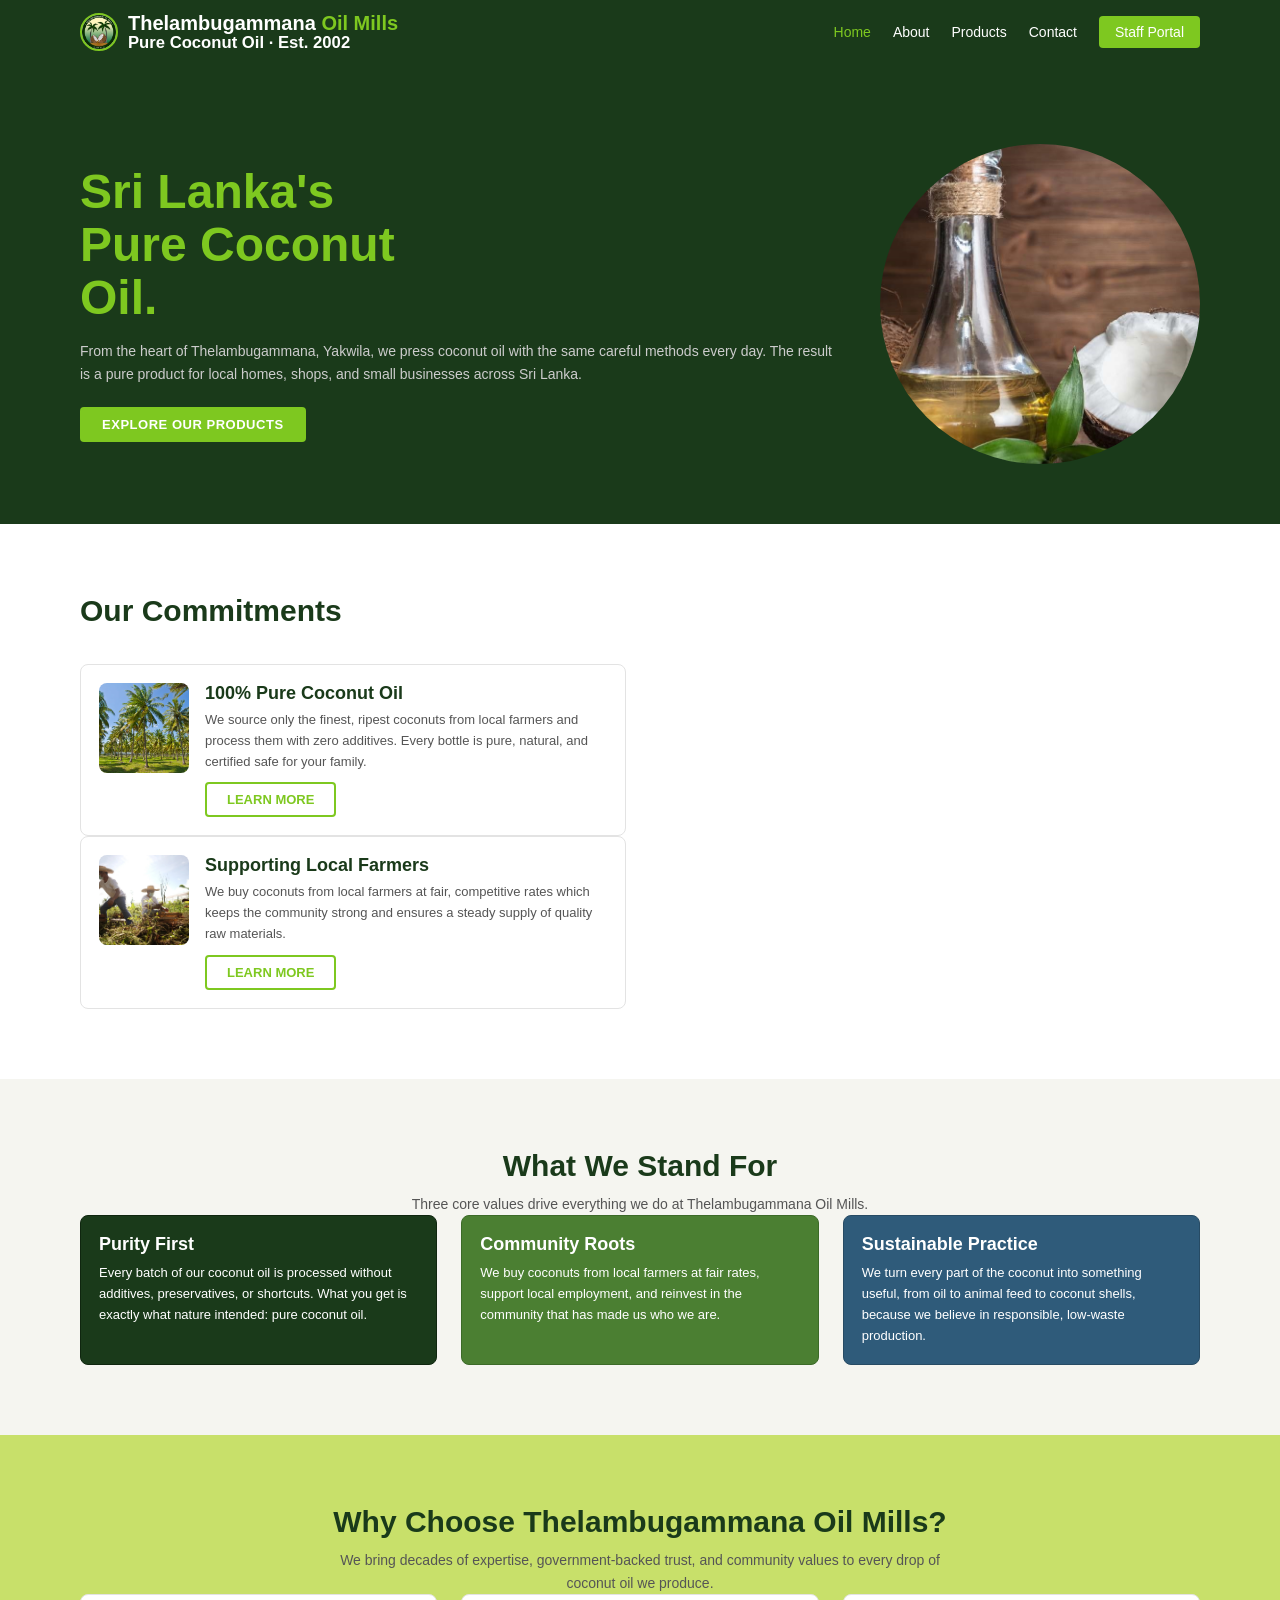
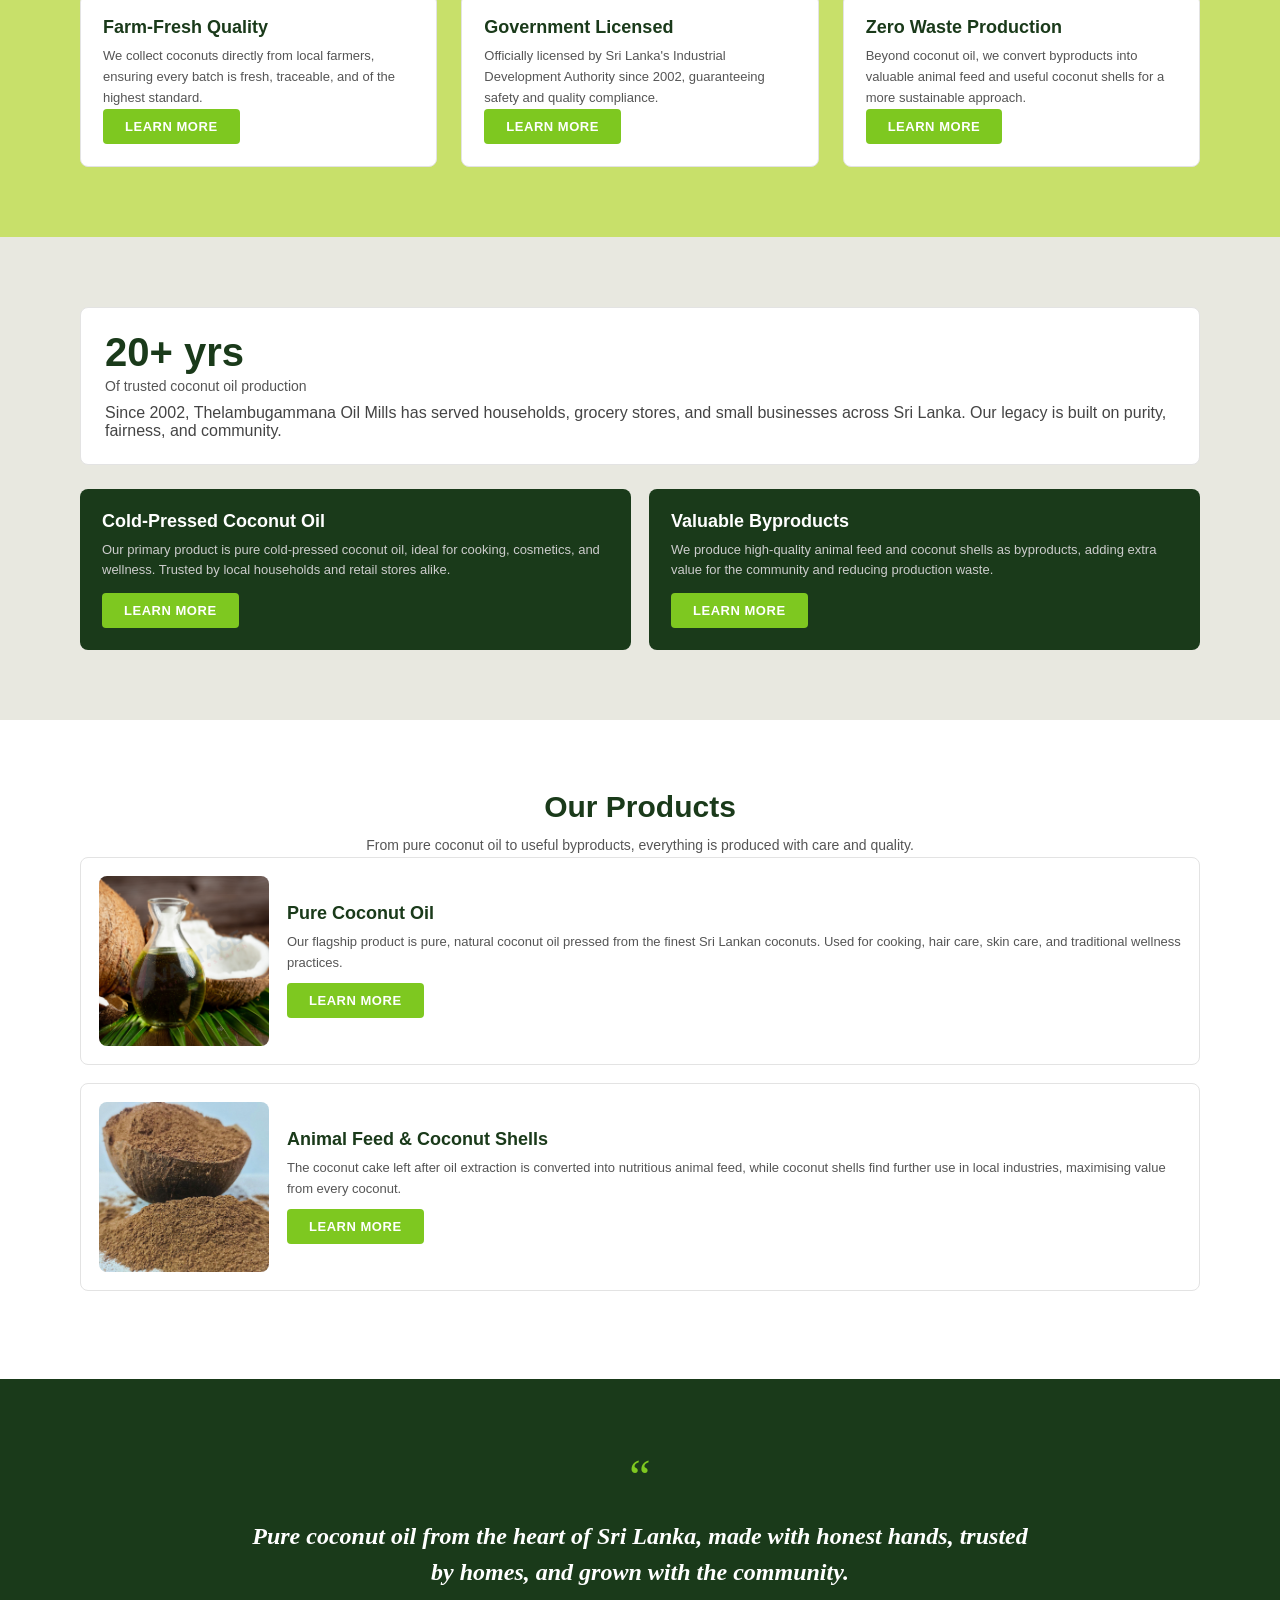
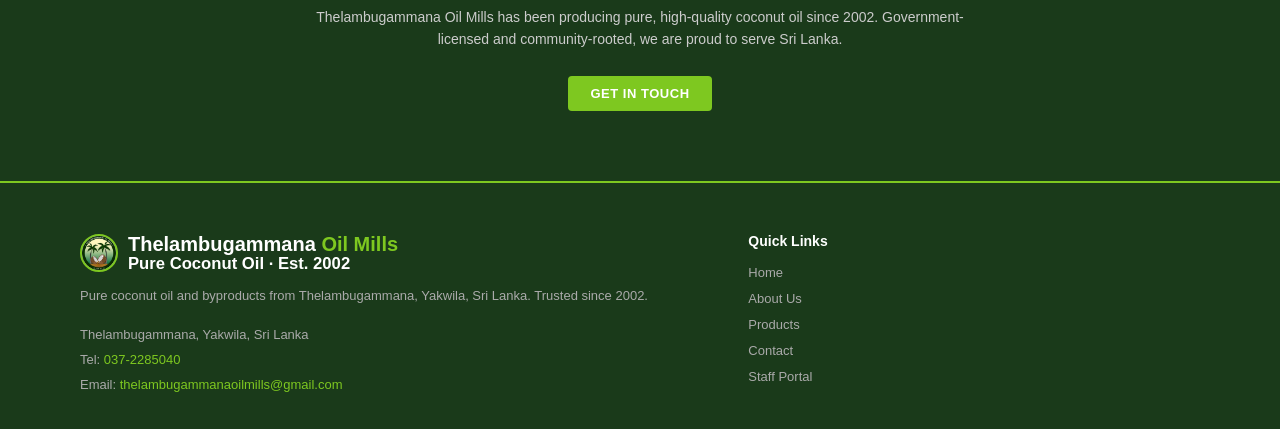
<file: index.html>
<!doctype html>
<html lang="en">
  <head>
    <meta charset="UTF-8" />
    <meta name="viewport" content="width=device-width, initial-scale=1.0" />
    <title>Thelambugammana Oil Mills</title>
    <link rel="icon" type="image/jpeg" href="images/logo.jpg" />
    <link rel="stylesheet" href="styles.css" />
  </head>
  <body>
    <nav class="top-bar">
      <div class="container top-bar-inner">
        <a href="index.html" class="logo-link">
          <img
            src="images/logo.jpg"
            alt="Thelambugammana Oil Mills logo"
            class="logo-img"
          />
          <div class="logo-text">
            <div class="logo-title">Thelambugammana <span>Oil Mills</span></div>
            <small>Pure Coconut Oil · Est. 2002</small>
          </div>
        </a>
        <ul class="menu-links">
          <li><a href="index.html" class="active">Home</a></li>
          <li><a href="about.html">About</a></li>
          <li><a href="products.html">Products</a></li>
          <li><a href="contact.html">Contact</a></li>
          <li>
            <a href="login.php" class="portal-button">Staff Portal</a>
          </li>
        </ul>
      </div>
    </nav>

    <section class="hero-section">
      <div class="container hero-row">
        <div class="hero-copy">
          <h1>Sri Lanka's<br />Pure Coconut<br />Oil.</h1>
          <p>
            From the heart of Thelambugammana, Yakwila, we press coconut oil
            with the same careful methods every day. The result is a pure
            product for local homes, shops, and small businesses across Sri
            Lanka.
          </p>
          <a href="products.html" class="button">Explore Our Products</a>
        </div>
        <div class="hero-photo">
          <img src="images/coconut oil bottle.jpg" alt="Coconut oil bottle" />
        </div>
      </div>
    </section>

    <section class="section">
      <div class="container">
        <h2 class="section-title" style="margin-bottom: 36px">
          Our Commitments
        </h2>
        <div class="two-grid">
          <div>
            <div class="info-card">
              <img
                src="images/coconut plantation.jpg"
                alt="Coconut plantation in Sri Lanka"
              />
              <div>
                <h3>100% Pure Coconut Oil</h3>
                <p>
                  We source only the finest, ripest coconuts from local farmers
                  and process them with zero additives. Every bottle is pure,
                  natural, and certified safe for your family.
                </p>
                <a href="products.html" class="button-outline">Learn More</a>
              </div>
            </div>
            <div class="info-card">
              <img
                src="images/local farm.jpg"
                alt="Local coconut farmers at work"
              />
              <div>
                <h3>Supporting Local Farmers</h3>
                <p>
                  We buy coconuts from local farmers at fair, competitive rates
                  which keeps the community strong and ensures a steady supply
                  of quality raw materials.
                </p>
                <a href="about.html" class="button-outline">Learn More</a>
              </div>
            </div>
          </div>
        </div>
      </div>
    </section>

    <!-- values. -->
    <section class="section-light">
      <div class="container">
        <div class="center">
          <h2 class="section-title">What We Stand For</h2>
          <p class="section-subtitle">
            Three core values drive everything we do at Thelambugammana Oil
            Mills.
          </p>
        </div>
        <div class="three-grid">
          <div class="value-card purity">
            <h3>Purity First</h3>
            <p>
              Every batch of our coconut oil is processed without additives,
              preservatives, or shortcuts. What you get is exactly what nature
              intended: pure coconut oil.
            </p>
          </div>
          <div class="value-card community">
            <h3>Community Roots</h3>
            <p>
              We buy coconuts from local farmers at fair rates, support local
              employment, and reinvest in the community that has made us who we
              are.
            </p>
          </div>
          <div class="value-card sustain">
            <h3>Sustainable Practice</h3>
            <p>
              We turn every part of the coconut into something useful, from oil
              to animal feed to coconut shells, because we believe in
              responsible, low-waste production.
            </p>
          </div>
        </div>
      </div>
    </section>

    <!-- why choose us section -->
    <section class="section-lime">
      <div class="container">
        <div class="center">
          <h2 class="section-title">Why Choose Thelambugammana Oil Mills?</h2>
          <p class="section-subtitle">
            We bring decades of expertise, government-backed trust, and
            community values to every drop of coconut oil we produce.
          </p>
        </div>
        <div class="three-grid">
          <div class="feature-card">
            <h3>Farm-Fresh Quality</h3>
            <p>
              We collect coconuts directly from local farmers, ensuring every
              batch is fresh, traceable, and of the highest standard.
            </p>
            <a href="about.html" class="button">Learn More</a>
          </div>
          <div class="feature-card">
            <h3>Government Licensed</h3>
            <p>
              Officially licensed by Sri Lanka's Industrial Development
              Authority since 2002, guaranteeing safety and quality compliance.
            </p>
            <a href="about.html" class="button">Learn More</a>
          </div>
          <div class="feature-card">
            <h3>Zero Waste Production</h3>
            <p>
              Beyond coconut oil, we convert byproducts into valuable animal
              feed and useful coconut shells for a more sustainable approach.
            </p>
            <a href="products.html" class="button">Learn More</a>
          </div>
        </div>
      </div>
    </section>

    <!-- quick stats and key products. -->
    <section class="section-gray">
      <div class="container">
        <div class="big-stat">
          <div class="number">20+ yrs</div>
          <div class="label">Of trusted coconut oil production</div>
          <p>
            Since 2002, Thelambugammana Oil Mills has served households, grocery
            stores, and small businesses across Sri Lanka. Our legacy is built
            on purity, fairness, and community.
          </p>
        </div>
        <div class="two-card-grid">
          <div class="dark-card">
            <h3>Cold-Pressed Coconut Oil</h3>
            <p>
              Our primary product is pure cold-pressed coconut oil, ideal for
              cooking, cosmetics, and wellness. Trusted by local households and
              retail stores alike.
            </p>
            <a href="products.html" class="button">Learn More</a>
          </div>
          <div class="dark-card">
            <h3>Valuable Byproducts</h3>
            <p>
              We produce high-quality animal feed and coconut shells as
              byproducts, adding extra value for the community and reducing
              production waste.
            </p>
            <a href="products.html" class="button">Learn More</a>
          </div>
        </div>
      </div>
    </section>

    <!-- Shows previews featured products. -->
    <section class="section">
      <div class="container">
        <div class="center">
          <h2 class="section-title">Our Products</h2>
          <p class="section-subtitle">
            From pure coconut oil to useful byproducts, everything is produced
            with care and quality.
          </p>
        </div>
        <div class="product-card">
          <img src="images/coconut oil.png" alt="Pure coconut oil bottle" />
          <div>
            <h3>Pure Coconut Oil</h3>
            <p>
              Our flagship product is pure, natural coconut oil pressed from the
              finest Sri Lankan coconuts. Used for cooking, hair care, skin
              care, and traditional wellness practices.
            </p>
            <a href="products.html" class="button">Learn More</a>
          </div>
        </div>
        <div class="product-card">
          <img
            src="images/Animal%20Feed%20%26%20Coconut%20Shells.jpeg"
            alt="Animal feed and coconut shells"
          />
          <div>
            <h3>Animal Feed &amp; Coconut Shells</h3>
            <p>
              The coconut cake left after oil extraction is converted into
              nutritious animal feed, while coconut shells find further use in
              local industries, maximising value from every coconut.
            </p>
            <a href="products.html" class="button">Learn More</a>
          </div>
        </div>
      </div>
    </section>

    <section class="quote-band">
      <div class="container quote-box">
        <div class="quote-mark">&#8220;</div>
        <p class="quote-text">
          Pure coconut oil from the heart of Sri Lanka, made with honest hands,
          trusted by homes, and grown with the community.
        </p>
        <p class="quote-body">
          Thelambugammana Oil Mills has been producing pure, high-quality
          coconut oil since 2002. Government-licensed and community-rooted, we
          are proud to serve Sri Lanka.
        </p>
        <a href="contact.html" class="button">Get In Touch</a>
      </div>
    </section>

    <!-- footer. -->
    <footer class="footer">
      <div class="container">
        <div class="footer-inner">
          <div class="footer-brand">
            <a href="index.html" class="logo-link">
              <img
                src="images/logo.jpg"
                alt="Thelambugammana Oil Mills logo"
                class="logo-img"
              />
              <div class="logo-text">
                <div class="logo-title">
                  Thelambugammana <span>Oil Mills</span>
                </div>
                <small>Pure Coconut Oil · Est. 2002</small>
              </div>
            </a>
            <p>
              Pure coconut oil and byproducts from Thelambugammana, Yakwila, Sri
              Lanka. Trusted since 2002.
            </p>
            <div class="footer-contact">
              <div>Thelambugammana, Yakwila, Sri Lanka</div>
              <div>Tel: <a href="tel:0372285040">037-2285040</a></div>
              <div>
                Email:
                <a href="mailto:thelambugammanaoilmills@gmail.com"
                  >thelambugammanaoilmills@gmail.com</a
                >
              </div>
            </div>
          </div>
          <div class="footer-links">
            <h4>Quick Links</h4>
            <ul>
              <li><a href="index.html">Home</a></li>
              <li><a href="about.html">About Us</a></li>
              <li><a href="products.html">Products</a></li>
              <li><a href="contact.html">Contact</a></li>
              <li><a href="login.php">Staff Portal</a></li>
            </ul>
          </div>
        </div>
      </div>
    </footer>
  </body>
</html>
</file>
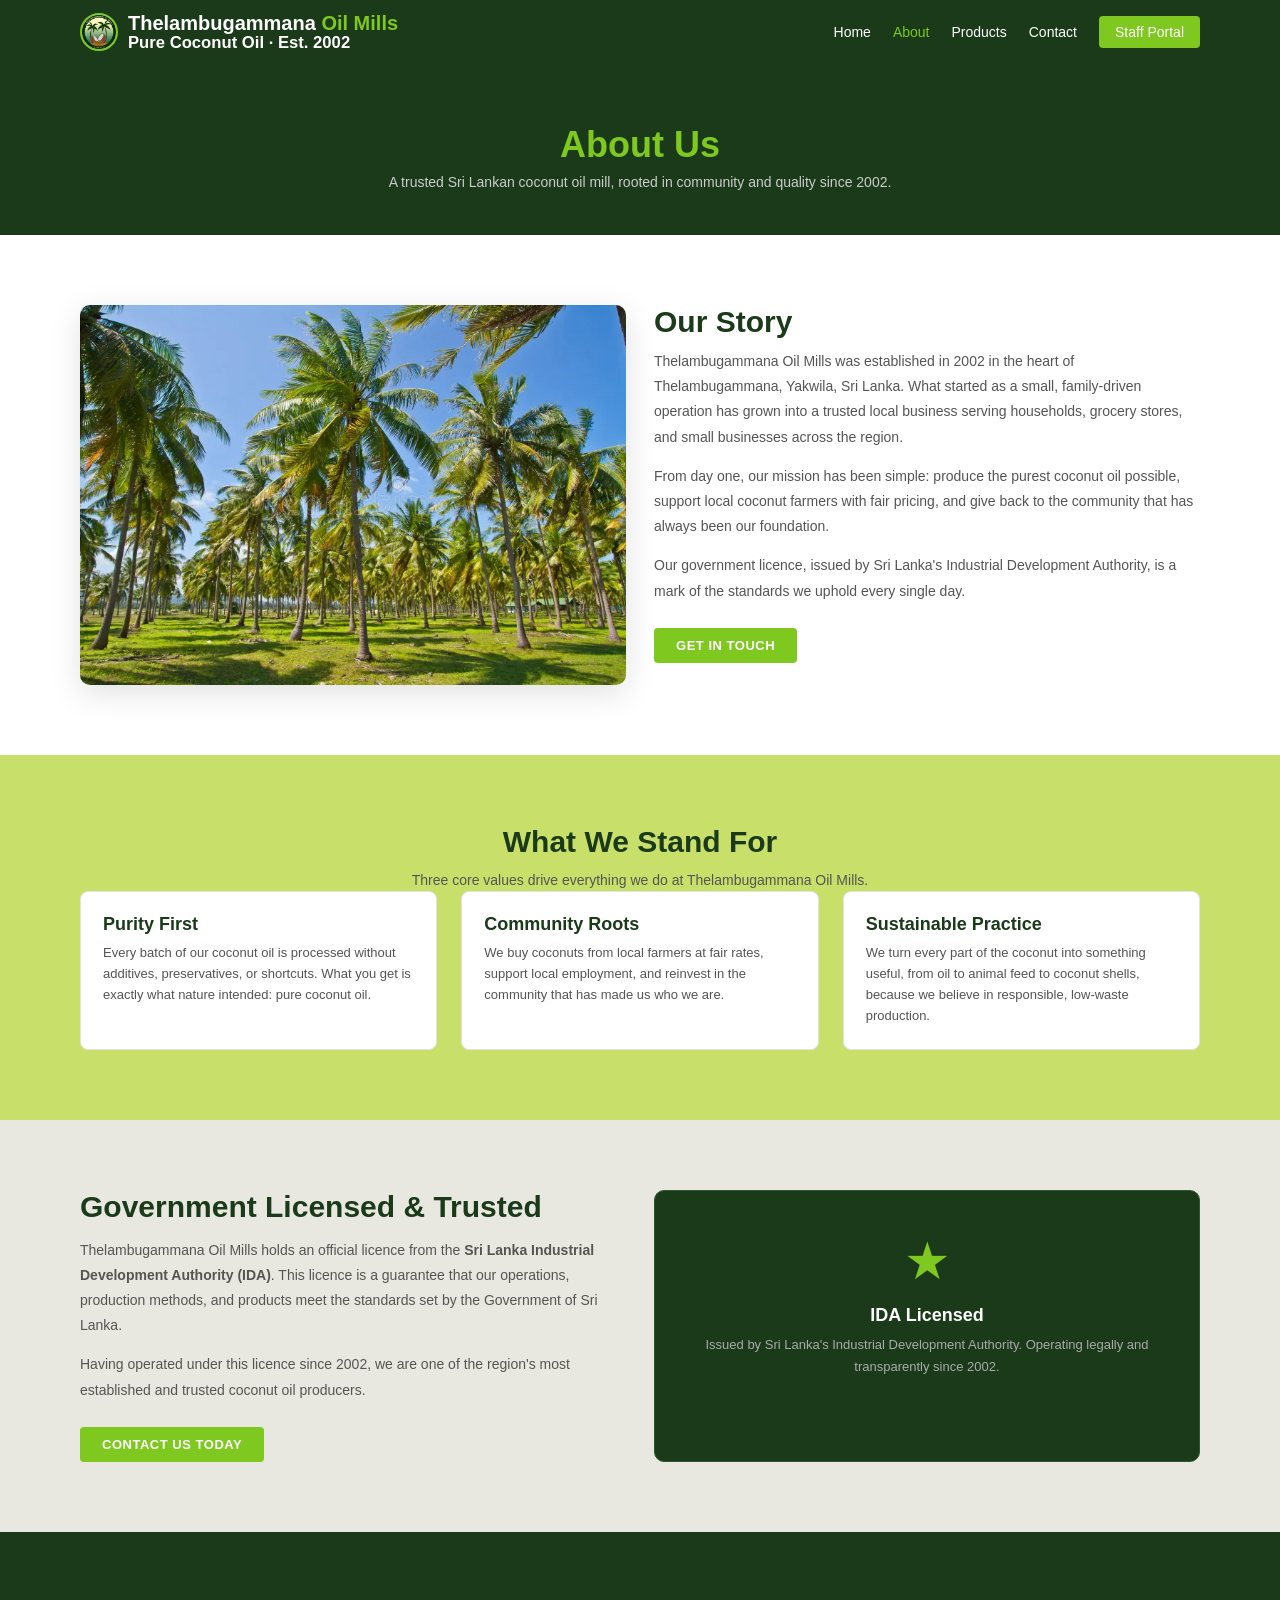
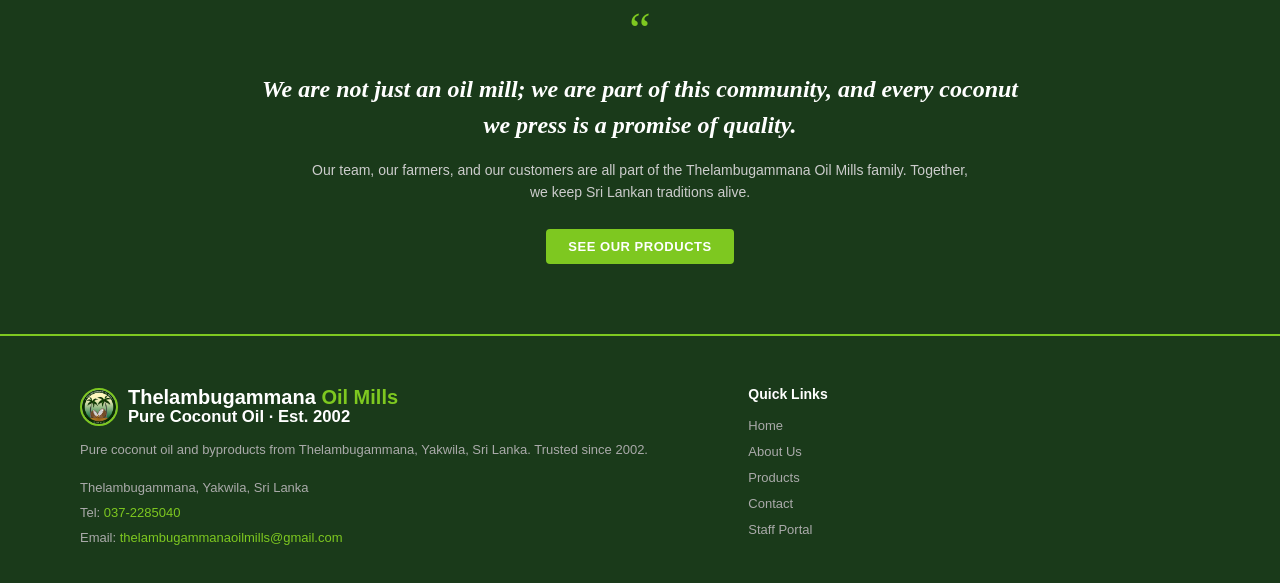
<file: about.html>
<!doctype html>
<html lang="en">
  <head>
    <meta charset="UTF-8" />
    <meta name="viewport" content="width=device-width, initial-scale=1.0" />
    <title>About | Thelambugammana Oil Mills</title>
    <link rel="icon" type="image/jpeg" href="images/logo.jpg" />
    <link rel="stylesheet" href="styles.css" />
  </head>
  <body>
    <nav class="top-bar">
      <div class="container top-bar-inner">
        <a href="index.html" class="logo-link">
          <img
            src="images/logo.jpg"
            alt="Thelambugammana Oil Mills logo"
            class="logo-img"
          />
          <div class="logo-text">
            <div class="logo-title">Thelambugammana <span>Oil Mills</span></div>
            <small>Pure Coconut Oil · Est. 2002</small>
          </div>
        </a>
        <ul class="menu-links">
          <li><a href="index.html">Home</a></li>
          <li><a href="about.html" class="active">About</a></li>
          <li><a href="products.html">Products</a></li>
          <li><a href="contact.html">Contact</a></li>
          <li>
            <a href="login.php" class="portal-button">Staff Portal</a>
          </li>
        </ul>
      </div>
    </nav>

    <section class="page-hero">
      <div class="container">
        <h1>About Us</h1>
        <p>
          A trusted Sri Lankan coconut oil mill, rooted in community and quality
          since 2002.
        </p>
      </div>
    </section>

    <!--About -->
    <section class="section">
      <div class="container two-grid">
        <div>
          <img
            src="images/coconut plantation.jpg"
            alt="Coconut plantation in Sri Lanka"
            style="
              width: 100%;
              height: 380px;
              object-fit: cover;
              border-radius: 10px;
              box-shadow: 0 8px 32px rgba(0, 0, 0, 0.12);
            "
          />
        </div>
        <div>
          <h2 class="section-title">Our Story</h2>
          <p
            style="
              font-size: 14px;
              color: #555;
              line-height: 1.8;
              margin-bottom: 14px;
            "
          >
            Thelambugammana Oil Mills was established in 2002 in the heart of
            Thelambugammana, Yakwila, Sri Lanka. What started as a small,
            family-driven operation has grown into a trusted local business
            serving households, grocery stores, and small businesses across the
            region.
          </p>
          <p
            style="
              font-size: 14px;
              color: #555;
              line-height: 1.8;
              margin-bottom: 14px;
            "
          >
            From day one, our mission has been simple: produce the purest
            coconut oil possible, support local coconut farmers with fair
            pricing, and give back to the community that has always been our
            foundation.
          </p>
          <p
            style="
              font-size: 14px;
              color: #555;
              line-height: 1.8;
              margin-bottom: 24px;
            "
          >
            Our government licence, issued by Sri Lanka's Industrial Development
            Authority, is a mark of the standards we uphold every single day.
          </p>
          <a href="contact.html" class="button">Get In Touch</a>
        </div>
      </div>
    </section>

    <!--values -->
    <section class="section-lime">
      <div class="container">
        <div class="center">
          <h2 class="section-title">What We Stand For</h2>
          <p class="section-subtitle">
            Three core values drive everything we do at Thelambugammana Oil
            Mills.
          </p>
        </div>
        <div class="three-grid">
          <div class="feature-card">
            <h3>Purity First</h3>
            <p>
              Every batch of our coconut oil is processed without additives,
              preservatives, or shortcuts. What you get is exactly what nature
              intended: pure coconut oil.
            </p>
          </div>
          <div class="feature-card">
            <h3>Community Roots</h3>
            <p>
              We buy coconuts from local farmers at fair rates, support local
              employment, and reinvest in the community that has made us who we
              are.
            </p>
          </div>
          <div class="feature-card">
            <h3>Sustainable Practice</h3>
            <p>
              We turn every part of the coconut into something useful, from oil
              to animal feed to coconut shells, because we believe in
              responsible, low-waste production.
            </p>
          </div>
        </div>
      </div>
    </section>

    <!-- government licence. -->
    <section class="section-gray">
      <div class="container two-grid">
        <div>
          <h2 class="section-title">Government Licensed &amp; Trusted</h2>
          <p
            style="
              font-size: 14px;
              color: #555;
              line-height: 1.8;
              margin: 14px 0;
            "
          >
            Thelambugammana Oil Mills holds an official licence from the
            <strong>Sri Lanka Industrial Development Authority (IDA)</strong>.
            This licence is a guarantee that our operations, production methods,
            and products meet the standards set by the Government of Sri Lanka.
          </p>
          <p
            style="
              font-size: 14px;
              color: #555;
              line-height: 1.8;
              margin-bottom: 24px;
            "
          >
            Having operated under this licence since 2002, we are one of the
            region's most established and trusted coconut oil producers.
          </p>
          <a href="contact.html" class="button">Contact Us Today</a>
        </div>
        <div
          style="
            flex: 0 0 280px;
            background: #1a3a1a;
            border-radius: 10px;
            padding: 40px 30px;
            text-align: center;
            border: 1px solid #2d5a2d;
          "
        >
          <div style="font-size: 52px; color: #7ec820; margin-bottom: 14px">
            &#9733;
          </div>
          <h3
            style="
              font-size: 18px;
              font-weight: 700;
              color: #fff;
              margin-bottom: 8px;
            "
          >
            IDA Licensed
          </h3>
          <p style="font-size: 13px; color: #aaa; line-height: 1.7">
            Issued by Sri Lanka's Industrial Development Authority. Operating
            legally and transparently since 2002.
          </p>
        </div>
      </div>
    </section>

    <!-- quote team and community. -->
    <section class="quote-band">
      <div class="container quote-box">
        <div class="quote-mark">&#8220;</div>
        <p class="quote-text">
          We are not just an oil mill; we are part of this community, and every
          coconut we press is a promise of quality.
        </p>
        <p class="quote-body">
          Our team, our farmers, and our customers are all part of the
          Thelambugammana Oil Mills family. Together, we keep Sri Lankan
          traditions alive.
        </p>
        <a href="products.html" class="button">See Our Products</a>
      </div>
    </section>

    <footer class="footer">
      <div class="container">
        <div class="footer-inner">
          <div class="footer-brand">
            <a href="index.html" class="logo-link">
              <img
                src="images/logo.jpg"
                alt="Thelambugammana Oil Mills logo"
                class="logo-img"
              />
              <div class="logo-text">
                <div class="logo-title">
                  Thelambugammana <span>Oil Mills</span>
                </div>
                <small>Pure Coconut Oil · Est. 2002</small>
              </div>
            </a>
            <p>
              Pure coconut oil and byproducts from Thelambugammana, Yakwila, Sri
              Lanka. Trusted since 2002.
            </p>
            <div class="footer-contact">
              <div>Thelambugammana, Yakwila, Sri Lanka</div>
              <div>Tel: <a href="tel:0372285040">037-2285040</a></div>
              <div>
                Email:
                <a href="mailto:thelambugammanaoilmills@gmail.com"
                  >thelambugammanaoilmills@gmail.com</a
                >
              </div>
            </div>
          </div>
          <div class="footer-links">
            <h4>Quick Links</h4>
            <ul>
              <li><a href="index.html">Home</a></li>
              <li><a href="about.html">About Us</a></li>
              <li><a href="products.html">Products</a></li>
              <li><a href="contact.html">Contact</a></li>
              <li><a href="login.php">Staff Portal</a></li>
            </ul>
          </div>
        </div>
      </div>
    </footer>
  </body>
</html>
</file>
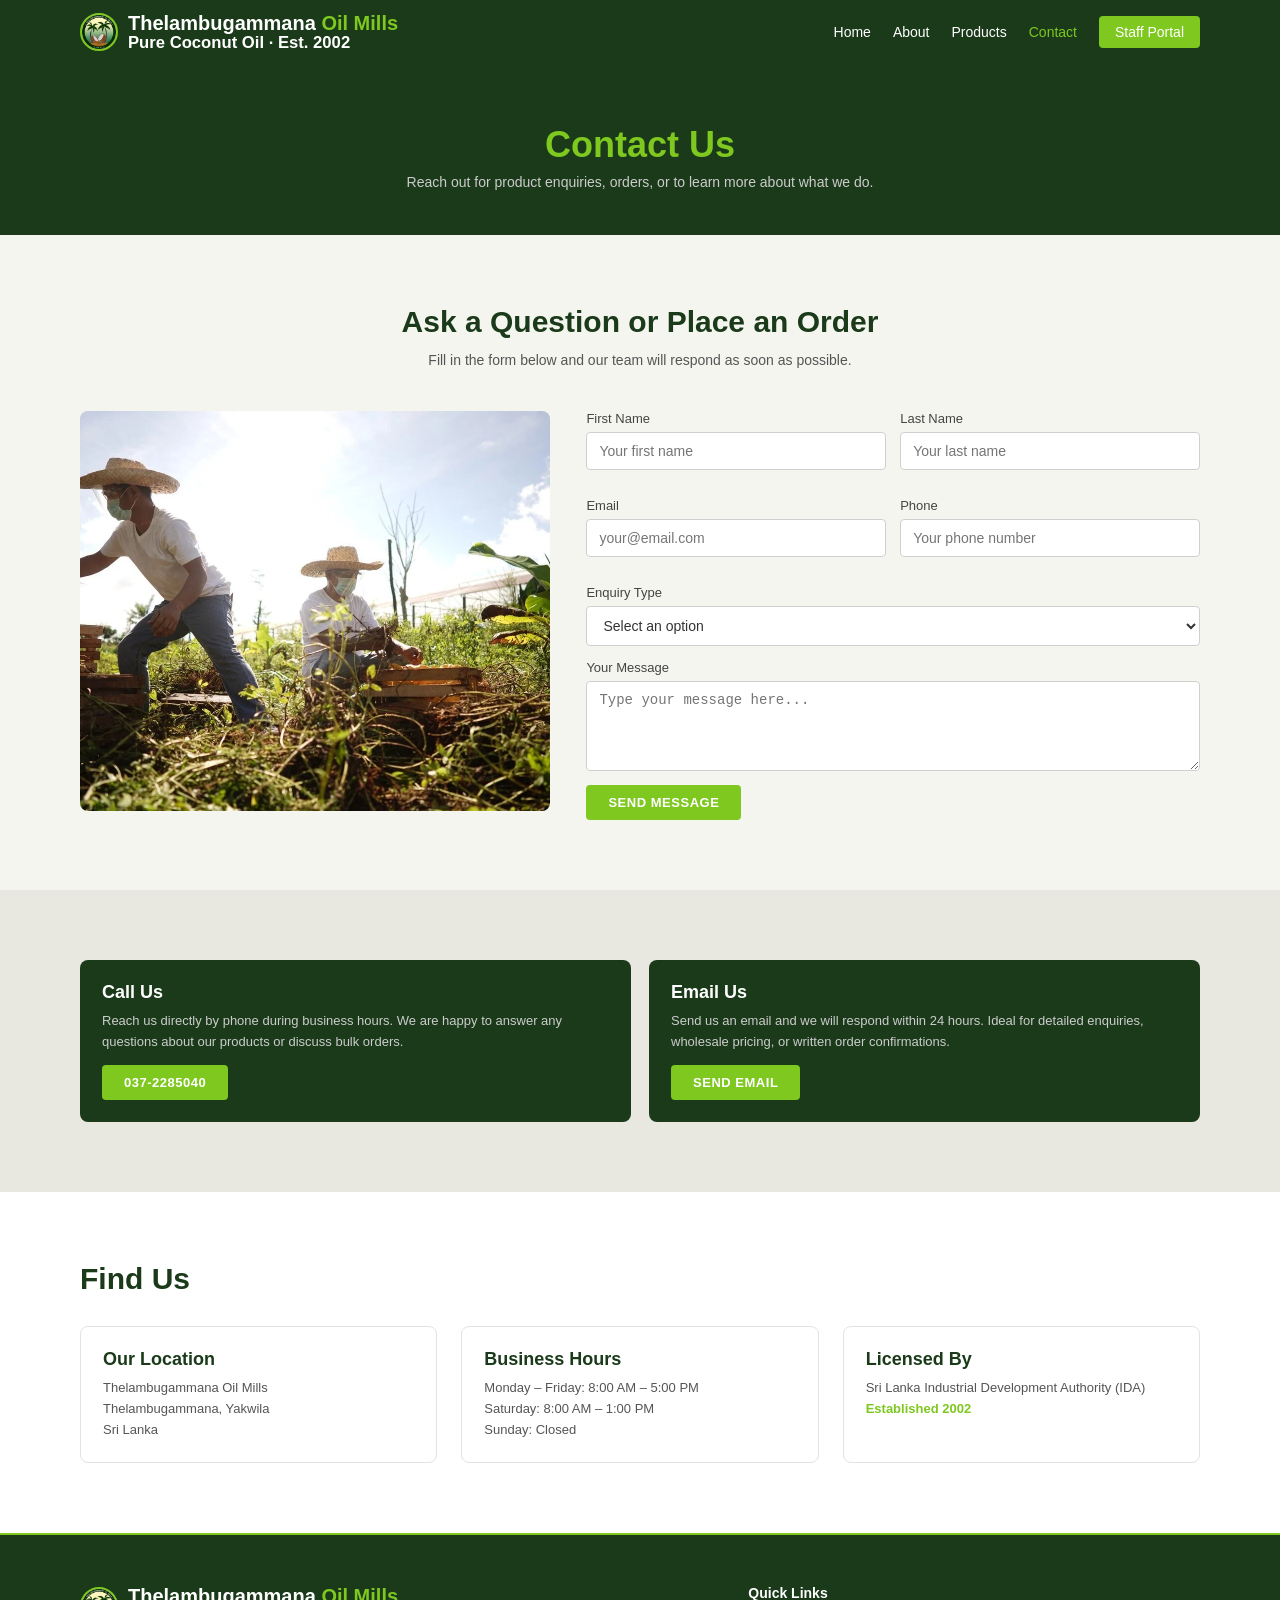
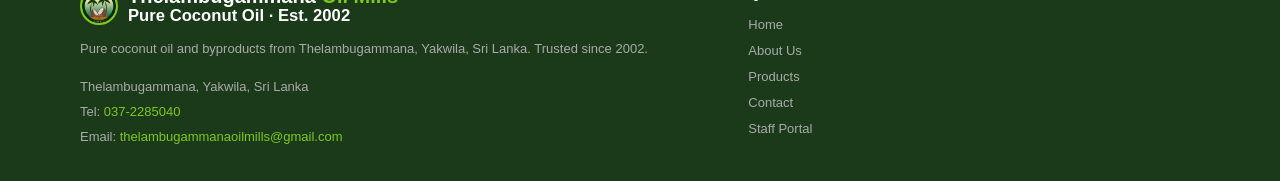
<file: contact.html>
<!doctype html>
<html lang="en">
  <head>
    <meta charset="UTF-8" />
    <meta name="viewport" content="width=device-width, initial-scale=1.0" />
    <title>Contact | Thelambugammana Oil Mills</title>
    <link rel="icon" type="image/jpeg" href="images/logo.jpg" />
    <link rel="stylesheet" href="styles.css" />
  </head>
  <body>
    <nav class="top-bar">
      <div class="container top-bar-inner">
        <a href="index.html" class="logo-link">
          <img
            src="images/logo.jpg"
            alt="Thelambugammana Oil Mills logo"
            class="logo-img"
          />
          <div class="logo-text">
            <div class="logo-title">Thelambugammana <span>Oil Mills</span></div>
            <small>Pure Coconut Oil · Est. 2002</small>
          </div>
        </a>
        <ul class="menu-links">
          <li><a href="index.html">Home</a></li>
          <li><a href="about.html">About</a></li>
          <li><a href="products.html">Products</a></li>
          <li><a href="contact.html" class="active">Contact</a></li>
          <li>
            <a href="login.php" class="portal-button">Staff Portal</a>
          </li>
        </ul>
      </div>
    </nav>

    <section class="page-hero">
      <div class="container">
        <h1>Contact Us</h1>
        <p>
          Reach out for product enquiries, orders, or to learn more about what
          we do.
        </p>
      </div>
    </section>

    <!-- collects enquiries and orders. -->
    <section class="section-light">
      <div class="container">
        <div class="center">
          <h2 class="section-title">Ask a Question or Place an Order</h2>
          <p class="section-subtitle">
            Fill in the form below and our team will respond as soon as
            possible.
          </p>
        </div>
        <div class="contact-row" style="margin-top: 40px">
          <div class="contact-photo">
            <img src="images/local farm.jpg" alt="Local coconut farm" />
          </div>
          <div class="contact-form">
            <div class="form-row">
              <div class="form-group">
                <label>First Name</label>
                <input type="text" placeholder="Your first name" />
              </div>
              <div class="form-group">
                <label>Last Name</label>
                <input type="text" placeholder="Your last name" />
              </div>
            </div>
            <div class="form-row">
              <div class="form-group">
                <label>Email</label>
                <input type="email" placeholder="your@email.com" />
              </div>
              <div class="form-group">
                <label>Phone</label>
                <input type="tel" placeholder="Your phone number" />
              </div>
            </div>
            <div class="form-group">
              <label>Enquiry Type</label>
              <select>
                <option value="">Select an option</option>
                <option>Product Enquiry: Coconut Oil</option>
                <option>Product Enquiry: Animal Feed</option>
                <option>Product Enquiry: Coconut Shells</option>
                <option>Bulk / Wholesale Order</option>
                <option>General Question</option>
              </select>
            </div>
            <div class="form-group">
              <label>Your Message</label>
              <textarea placeholder="Type your message here..."></textarea>
            </div>
            <button class="button">Send Message</button>
          </div>
        </div>
      </div>
    </section>

    <!-- quick contact options. -->
    <section class="section-gray">
      <div class="container">
        <div class="two-card-grid">
          <div class="dark-card">
            <h3>Call Us</h3>
            <p>
              Reach us directly by phone during business hours. We are happy to
              answer any questions about our products or discuss bulk orders.
            </p>
            <a href="tel:0372285040" class="button">037-2285040</a>
          </div>
          <div class="dark-card">
            <h3>Email Us</h3>
            <p>
              Send us an email and we will respond within 24 hours. Ideal for
              detailed enquiries, wholesale pricing, or written order
              confirmations.
            </p>
            <a href="mailto:thelambugammanaoilmills@gmail.com" class="button"
              >Send Email</a
            >
          </div>
        </div>
      </div>
    </section>

    <!-- location and hours. -->
    <section class="section">
      <div class="container">
        <h2 class="section-title" style="margin-bottom: 30px">Find Us</h2>
        <div class="three-grid">
          <div class="feature-card">
            <h3>Our Location</h3>
            <p>
              Thelambugammana Oil Mills<br />Thelambugammana, Yakwila<br />Sri
              Lanka
            </p>
          </div>
          <div class="feature-card">
            <h3>Business Hours</h3>
            <p>
              Monday – Friday: 8:00 AM – 5:00 PM<br />Saturday: 8:00 AM – 1:00
              PM<br />Sunday: Closed
            </p>
          </div>
          <div class="feature-card">
            <h3>Licensed By</h3>
            <p>
              Sri Lanka Industrial Development Authority (IDA)<br /><span
                style="color: #7ec820; font-weight: 600"
                >Established 2002</span
              >
            </p>
          </div>
        </div>
      </div>
    </section>

    <footer class="footer">
      <div class="container">
        <div class="footer-inner">
          <div class="footer-brand">
            <a href="index.html" class="logo-link">
              <img
                src="images/logo.jpg"
                alt="Thelambugammana Oil Mills logo"
                class="logo-img"
              />
              <div class="logo-text">
                <div class="logo-title">
                  Thelambugammana <span>Oil Mills</span>
                </div>
                <small>Pure Coconut Oil · Est. 2002</small>
              </div>
            </a>
            <p>
              Pure coconut oil and byproducts from Thelambugammana, Yakwila, Sri
              Lanka. Trusted since 2002.
            </p>
            <div class="footer-contact">
              <div>Thelambugammana, Yakwila, Sri Lanka</div>
              <div>Tel: <a href="tel:0372285040">037-2285040</a></div>
              <div>
                Email:
                <a href="mailto:thelambugammanaoilmills@gmail.com"
                  >thelambugammanaoilmills@gmail.com</a
                >
              </div>
            </div>
          </div>
          <div class="footer-links">
            <h4>Quick Links</h4>
            <ul>
              <li><a href="index.html">Home</a></li>
              <li><a href="about.html">About Us</a></li>
              <li><a href="products.html">Products</a></li>
              <li><a href="contact.html">Contact</a></li>
              <li><a href="login.php">Staff Portal</a></li>
            </ul>
          </div>
        </div>
      </div>
    </footer>
  </body>
</html>
</file>
<file: styles.css>
* {
  margin: 0;
  padding: 0;
  box-sizing: border-box;
}

body {
  font-family: Arial, sans-serif;
  color: #444;
  background: #fff;
}

a {
  text-decoration: none;
  color: inherit;
}

img {
  max-width: 100%;
  display: block;
}

ul {
  list-style: none;
}

.container {
  max-width: 1200px;
  margin: 0 auto;
  padding: 0 40px;
}

.button {
  display: inline-block;
  background: #7ec820;
  color: #fff;
  padding: 10px 22px;
  border-radius: 4px;
  font-size: 13px;
  font-weight: 700;
  border: none;
  cursor: pointer;
  text-transform: uppercase;
  letter-spacing: 0.04em;
}

.button-outline {
  display: inline-block;
  background: transparent;
  border: 2px solid #7ec820;
  color: #7ec820;
  padding: 8px 20px;
  border-radius: 4px;
  font-size: 13px;
  font-weight: 700;
  text-transform: uppercase;
}

.button-small {
  display: inline-block;
  background: #7ec820;
  color: #fff;
  padding: 6px 12px;
  border-radius: 4px;
  font-size: 12px;
  font-weight: 600;
  border: none;
  cursor: pointer;
}

.portal-button {
  background: #7ec820;
  color: #fff;
  padding: 8px 16px;
  border-radius: 4px;
  font-weight: 700;
  font-size: 13px;
}

.top-bar {
  background: #1a3a1a;
  height: 64px;
  position: sticky;
  top: 0;
  z-index: 50;
}

.top-bar-inner {
  display: flex;
  align-items: center;
  justify-content: space-between;
  height: 100%;
}

.logo-link {
  display: inline-flex;
  align-items: center;
  gap: 10px;
  font-size: 20px;
  font-weight: 700;
  color: #fff;
}

.logo-img {
  width: 38px;
  height: 38px;
  border-radius: 50%;
  object-fit: cover;
  border: 2px solid #7ec820;
  background: #fff;
}

.logo-text {
  display: flex;
  flex-direction: column;
  line-height: 1.1;
}

.logo-title {
  font-size: 20px;
  font-weight: 700;
  color: #fff;
}

.logo-title span {
  color: #7ec820;
}

.menu-links {
  display: flex;
  gap: 22px;
  align-items: center;
}

.menu-links a {
  color: #fff;
  font-size: 14px;
  font-weight: 500;
}

.menu-links a.active {
  color: #7ec820;
}

.hero-section {
  background: #1a3a1a;
  padding: 80px 0 60px;
}

.hero-row {
  display: flex;
  align-items: center;
  gap: 40px;
}

.hero-copy {
  flex: 1;
}

.hero-copy h1 {
  font-size: 48px;
  font-weight: 800;
  color: #7ec820;
  line-height: 1.1;
  margin-bottom: 16px;
}

.hero-copy p {
  color: #ccc;
  font-size: 14px;
  line-height: 1.6;
  margin-bottom: 22px;
}

.hero-photo img {
  width: 320px;
  height: 320px;
  border-radius: 50%;
  object-fit: cover;
}

.page-hero {
  background: #1a3a1a;
  padding: 60px 0 45px;
  text-align: center;
}

.page-hero h1 {
  font-size: 36px;
  font-weight: 800;
  color: #7ec820;
  margin-bottom: 8px;
}

.page-hero p {
  color: #ccc;
  font-size: 14px;
}

.section {
  background: #fff;
  padding: 70px 0;
}

.section-light {
  background: #f5f5f0;
  padding: 70px 0;
}

.section-lime {
  background: #c8e06a;
  padding: 70px 0;
}

.section-gray {
  background: #e8e8e0;
  padding: 70px 0;
}

.section-title {
  font-size: 30px;
  font-weight: 700;
  color: #1a3a1a;
  margin-bottom: 10px;
}

.section-subtitle {
  font-size: 14px;
  color: #555;
  line-height: 1.6;
  margin-bottom: 32px;
}

.center {
  text-align: center;
}

.center .section-subtitle {
  max-width: 600px;
  margin: 0 auto;
}

.two-grid {
  display: grid;
  grid-template-columns: repeat(2, 1fr);
  gap: 28px;
}

.three-grid {
  display: grid;
  grid-template-columns: repeat(3, 1fr);
  gap: 24px;
}

.value-card {
  color: #fff;
  border-radius: 8px;
  padding: 18px;
  border: 1px solid transparent;
}

.value-card h3 {
  font-size: 18px;
  font-weight: 700;
  margin-bottom: 8px;
}

.value-card p {
  font-size: 13px;
  line-height: 1.6;
}

.value-card.purity {
  background: #1a3a1a;
  border-color: #0f260f;
}

.value-card.community {
  background: #4b7f32;
  border-color: #3c6a28;
}

.value-card.sustain {
  background: #2f5b7a;
  border-color: #274b64;
}

.info-card {
  background: #fff;
  border: 1px solid #e3e3e3;
  border-radius: 8px;
  padding: 18px;
  display: flex;
  gap: 16px;
  align-items: flex-start;
}

.info-card img {
  width: 90px;
  height: 90px;
  border-radius: 8px;
  object-fit: cover;
  flex-shrink: 0;
}

.info-card h3 {
  font-size: 18px;
  font-weight: 700;
  color: #1a3a1a;
  margin-bottom: 6px;
}

.info-card p {
  font-size: 13px;
  color: #555;
  line-height: 1.6;
  margin-bottom: 10px;
}

.feature-card {
  background: #fff;
  border: 1px solid #e3e3e3;
  border-radius: 8px;
  padding: 22px;
}

.feature-card h3 {
  font-size: 18px;
  font-weight: 700;
  color: #1a3a1a;
  margin-bottom: 8px;
}

.feature-card p {
  font-size: 13px;
  color: #555;
  line-height: 1.6;
}

.product-card {
  display: flex;
  gap: 18px;
  background: #fff;
  border: 1px solid #e3e3e3;
  border-radius: 8px;
  padding: 18px;
  align-items: center;
  margin-bottom: 18px;
}

.product-card img {
  width: 170px;
  height: 170px;
  object-fit: cover;
  border-radius: 8px;
}

.product-card h3 {
  font-size: 18px;
  font-weight: 700;
  color: #1a3a1a;
  margin-bottom: 8px;
}

.product-card p {
  font-size: 13px;
  color: #555;
  line-height: 1.6;
  margin-bottom: 10px;
}

.dark-card {
  background: #1a3a1a;
  color: #fff;
  border-radius: 8px;
  padding: 22px;
}

.dark-card h3 {
  font-size: 18px;
  font-weight: 700;
  margin-bottom: 8px;
}

.dark-card p {
  font-size: 13px;
  color: #ccc;
  line-height: 1.6;
  margin-bottom: 12px;
}

.two-card-grid {
  display: grid;
  grid-template-columns: repeat(2, 1fr);
  gap: 18px;
}

.big-stat {
  background: #fff;
  border: 1px solid #e3e3e3;
  border-radius: 8px;
  padding: 24px;
  margin-bottom: 24px;
}

.big-stat .number {
  font-size: 40px;
  font-weight: 800;
  color: #1a3a1a;
  line-height: 1;
  margin-bottom: 6px;
}

.big-stat .label {
  font-size: 14px;
  color: #555;
  margin-bottom: 10px;
}

.quote-band {
  background: #1a3a1a;
  padding: 70px 0;
  color: #fff;
}

.quote-box {
  text-align: center;
  display: flex;
  flex-direction: column;
  align-items: center;
}

.quote-mark {
  font-size: 48px;
  color: #7ec820;
  margin-bottom: 14px;
  font-family: Georgia, serif;
}

.quote-text {
  font-size: 24px;
  font-weight: 600;
  color: #fff;
  line-height: 1.5;
  max-width: 780px;
  font-style: italic;
  margin-bottom: 16px;
  font-family: Georgia, serif;
}

.quote-body {
  font-size: 14px;
  color: #ccc;
  max-width: 660px;
  line-height: 1.6;
  margin-bottom: 26px;
}

.contact-row {
  display: flex;
  gap: 36px;
  align-items: flex-start;
}

.contact-photo {
  flex: 0 0 42%;
  border-radius: 8px;
  overflow: hidden;
}

.contact-photo img {
  width: 100%;
  height: 400px;
  object-fit: cover;
}

.contact-form {
  flex: 1;
}

.form-row {
  display: grid;
  grid-template-columns: 1fr 1fr;
  gap: 14px;
  margin-bottom: 14px;
}

.form-group {
  display: flex;
  flex-direction: column;
  margin-bottom: 14px;
}

.form-group label {
  font-size: 13px;
  font-weight: 500;
  color: #444;
  margin-bottom: 6px;
}

.form-group input,
.form-group textarea,
.form-group select {
  background: #fff;
  border: 1px solid #d0d0d0;
  border-radius: 4px;
  padding: 10px 12px;
  font-size: 14px;
  color: #333;
  outline: none;
}

.form-group textarea {
  min-height: 90px;
  resize: vertical;
}

.footer {
  background: #1a3a1a;
  border-top: 2px solid #7ec820;
  padding: 50px 0 0;
}

.footer-inner {
  display: grid;
  grid-template-columns: 1.4fr 1fr;
  gap: 36px;
  padding-bottom: 32px;
}

.footer-brand p {
  font-size: 13px;
  color: #aaa;
  line-height: 1.6;
  margin: 10px 0 16px;
}

.footer-contact {
  font-size: 13px;
  color: #aaa;
  line-height: 1.9;
}

.footer-contact a {
  color: #7ec820;
}

.footer-links h4 {
  font-size: 14px;
  font-weight: 700;
  color: #fff;
  margin-bottom: 14px;
}

.footer-links li {
  margin-bottom: 8px;
}

.footer-links a {
  font-size: 13px;
  color: #aaa;
}

.page-layout {
  display: flex;
  min-height: 100vh;
}

.side-bar {
  width: 210px;
  background: #1a3a1a;
  padding: 26px 0;
  flex-shrink: 0;
}

.side-bar a {
  display: flex;
  align-items: center;
  gap: 10px;
  padding: 12px 22px;
  color: #ccc;
  font-size: 14px;
  font-weight: 500;
}

.side-bar a.active {
  background: #234523;
  color: #7ec820;
  border-left: 3px solid #7ec820;
}

.side-bar .side-title {
  font-size: 11px;
  color: #555;
  font-weight: 600;
  text-transform: uppercase;
  letter-spacing: 0.08em;
  padding: 0 22px;
  margin-bottom: 10px;
  margin-top: 18px;
}

.page-main {
  flex: 1;
  background: #f5f5f0;
  padding: 32px;
}

.stat-grid {
  display: grid;
  grid-template-columns: repeat(4, 1fr);
  gap: 18px;
  margin-bottom: 30px;
}

.stat-card {
  background: #fff;
  border: 1px solid #e3e3e3;
  border-radius: 8px;
  padding: 20px;
}

.stat-card .card-number {
  font-size: 30px;
  font-weight: 800;
  color: #1a3a1a;
  line-height: 1;
}

.stat-card .card-label {
  font-size: 13px;
  color: #777;
  margin-top: 6px;
}

.table-wrap {
  background: #fff;
  border: 1px solid #e3e3e3;
  border-radius: 8px;
  padding: 20px;
  margin-bottom: 24px;
}

.table-wrap h3 {
  font-size: 17px;
  font-weight: 700;
  color: #1a3a1a;
  margin-bottom: 14px;
}

.data-table {
  width: 100%;
  border-collapse: collapse;
  font-size: 13px;
}

.data-table th {
  background: #1a3a1a;
  color: #fff;
  padding: 10px 12px;
  text-align: left;
  font-weight: 600;
}

.data-table td {
  padding: 10px 12px;
  border-bottom: 1px solid #eee;
  color: #444;
}

.status {
  display: inline-block;
  padding: 3px 10px;
  border-radius: 20px;
  font-size: 11px;
  font-weight: 600;
}

.status-active {
  background: rgba(126, 200, 32, 0.18);
  color: #5a9a00;
}

.status-pending {
  background: rgba(255, 180, 0, 0.2);
  color: #b37700;
}

.status-completed {
  background: rgba(0, 150, 100, 0.14);
  color: #007a52;
}

.status-low {
  background: rgba(220, 50, 50, 0.16);
  color: #c00;
}

.page-heading {
  font-size: 24px;
  font-weight: 700;
  color: #1a3a1a;
  margin-bottom: 6px;
}

.page-blurb {
  font-size: 13px;
  color: #777;
  margin-bottom: 24px;
}

.form-panel {
  background: #fff;
  border: 1px solid #e3e3e3;
  border-radius: 8px;
  padding: 22px;
  margin-bottom: 22px;
}

.form-panel h3 {
  font-size: 16px;
  font-weight: 700;
  color: #1a3a1a;
  margin-bottom: 14px;
}

.chart-panel {
  background: #fff;
  border: 1px solid #e3e3e3;
  border-radius: 8px;
  padding: 20px;
  margin-bottom: 22px;
}

.chart-panel h3 {
  font-size: 16px;
  font-weight: 700;
  color: #1a3a1a;
  margin-bottom: 14px;
}

.bar-chart {
  display: flex;
  align-items: flex-end;
  gap: 14px;
  height: 150px;
}

.bar-block {
  display: flex;
  flex-direction: column;
  align-items: center;
  flex: 1;
}

.bar-fill {
  width: 100%;
  background: #7ec820;
  border-radius: 4px 4px 0 0;
}

.bar-value {
  font-size: 12px;
  color: #444;
  margin-bottom: 4px;
}

.bar-label {
  font-size: 12px;
  color: #777;
  margin-top: 4px;
}

.two-column-area {
  display: grid;
  grid-template-columns: repeat(2, 1fr);
  gap: 18px;
  margin-bottom: 22px;
}

/* Dashboard (admin template inspired) */
.dashboard-shell {
  display: flex;
  min-height: 100vh;
  background: #f5f5f0;
}

.dashboard-sidebar {
  width: 260px;
  background: #102710;
  color: #fff;
  display: flex;
  flex-direction: column;
  padding: 24px 18px;
  gap: 24px;
}

.dashboard-brand .logo-link {
  color: #fff;
}

.dashboard-nav-title {
  font-size: 11px;
  letter-spacing: 0.08em;
  text-transform: uppercase;
  color: #6b8f6b;
  margin-bottom: 10px;
}

.dashboard-nav-link {
  display: block;
  padding: 10px 14px;
  border-radius: 10px;
  color: #d7e2d7;
  font-size: 14px;
  font-weight: 500;
  margin-bottom: 6px;
}

.dashboard-nav-link.active {
  background: #7ec820;
  color: #0f220f;
  font-weight: 700;
}

.dashboard-sidebar-footer {
  margin-top: auto;
}

.dashboard-sidebar-footer .button-outline {
  display: inline-flex;
  width: 100%;
  justify-content: center;
  border-color: #7ec820;
  color: #7ec820;
}

.dashboard-main {
  flex: 1;
  display: flex;
  flex-direction: column;
  min-width: 0;
}

.dashboard-topbar {
  background: #fff;
  border-bottom: 1px solid #e4e4e0;
  padding: 18px 28px;
  display: flex;
  align-items: center;
  justify-content: space-between;
  gap: 20px;
  position: sticky;
  top: 0;
  z-index: 20;
}

.dashboard-search {
  flex: 1;
}

.dashboard-search input {
  width: 100%;
  max-width: 520px;
  border: 1px solid #d8d8d0;
  border-radius: 10px;
  padding: 10px 14px;
  font-size: 14px;
  background: #f9f9f6;
}

.dashboard-account {
  display: flex;
  align-items: center;
  gap: 12px;
}

.account-badge {
  width: 38px;
  height: 38px;
  background: #7ec820;
  color: #102710;
  border-radius: 12px;
  display: flex;
  align-items: center;
  justify-content: center;
  font-weight: 800;
}

.account-info {
  display: flex;
  flex-direction: column;
  font-size: 13px;
  color: #1a3a1a;
}

.account-info small {
  color: #777;
}

.dashboard-content {
  padding: 28px;
}

.dashboard-heading h1 {
  font-size: 26px;
  font-weight: 700;
  color: #1a3a1a;
  margin-bottom: 4px;
}

.dashboard-heading p {
  color: #777;
  font-size: 13px;
}

.dashboard-cards {
  display: grid;
  grid-template-columns: repeat(4, 1fr);
  gap: 18px;
  margin: 22px 0 26px;
}

.dashboard-card {
  background: #fff;
  border: 1px solid #e3e3e3;
  border-radius: 16px;
  padding: 18px 20px;
  box-shadow: 0 10px 20px rgba(18, 36, 18, 0.08);
}

.dashboard-card .card-label {
  font-size: 12px;
  text-transform: uppercase;
  letter-spacing: 0.04em;
  color: #7d7d7d;
  margin-bottom: 8px;
}

.dashboard-card .card-value {
  font-size: 24px;
  font-weight: 800;
  color: #1a3a1a;
  margin-bottom: 6px;
}

.dashboard-card .card-meta {
  font-size: 12px;
  color: #6a6a6a;
}

.dashboard-chart,
.dashboard-panel {
  background: #fff;
  border: 1px solid #e3e3e3;
  border-radius: 18px;
  padding: 20px;
  box-shadow: 0 12px 24px rgba(18, 36, 18, 0.08);
}

.dashboard-panel-header {
  display: flex;
  justify-content: space-between;
  align-items: center;
  margin-bottom: 16px;
}

.dashboard-panel-header h2 {
  font-size: 16px;
  color: #1a3a1a;
}

.dashboard-panel-header span {
  font-size: 12px;
  color: #777;
}

.dashboard-chart-body {
  display: grid;
  grid-template-columns: 2fr 1fr;
  gap: 24px;
  align-items: center;
}

.dashboard-chart svg {
  width: 100%;
  height: 220px;
}

.dashboard-chart .chart-labels text {
  font-size: 11px;
  fill: #777;
}

.chart-kpis {
  display: grid;
  gap: 12px;
}

.chart-kpis .kpi-label {
  font-size: 11px;
  text-transform: uppercase;
  color: #7d7d7d;
  letter-spacing: 0.04em;
}

.chart-kpis .kpi-value {
  display: block;
  font-size: 16px;
  font-weight: 700;
  color: #1a3a1a;
}

.dashboard-columns {
  display: grid;
  grid-template-columns: repeat(2, 1fr);
  gap: 18px;
  margin-top: 22px;
}

.activity-list,
.task-list {
  list-style: none;
}

.activity-list li {
  display: grid;
  grid-template-columns: 12px 1fr;
  gap: 12px;
  padding: 12px 0;
  border-bottom: 1px solid #f0f0ea;
}

.activity-list li:last-child,
.task-list li:last-child {
  border-bottom: none;
}

.activity-dot {
  width: 10px;
  height: 10px;
  background: #7ec820;
  border-radius: 50%;
  margin-top: 6px;
}

.activity-list strong {
  display: block;
  font-size: 14px;
  color: #1a3a1a;
  margin-bottom: 4px;
}

.activity-list p {
  font-size: 13px;
  color: #666;
  margin-bottom: 6px;
}

.activity-list span {
  font-size: 12px;
  color: #9a9a9a;
}

.task-list li {
  display: flex;
  flex-direction: column;
  gap: 6px;
  padding: 12px 0;
  border-bottom: 1px solid #f0f0ea;
}

.task-list label {
  display: flex;
  align-items: center;
  gap: 10px;
  font-size: 14px;
  color: #1a3a1a;
  font-weight: 600;
}

.task-list input {
  accent-color: #7ec820;
  width: 16px;
  height: 16px;
}

.task-list small {
  color: #777;
  font-size: 12px;
  padding-left: 26px;
}

@media (max-width: 1100px) {
  .dashboard-cards {
    grid-template-columns: repeat(2, 1fr);
  }

  .dashboard-chart-body {
    grid-template-columns: 1fr;
  }
}

@media (max-width: 900px) {
  .dashboard-shell {
    flex-direction: column;
  }

  .dashboard-sidebar {
    width: 100%;
    flex-direction: row;
    align-items: center;
    flex-wrap: wrap;
  }

  .dashboard-sidebar-footer {
    width: 100%;
  }
}

@media (max-width: 720px) {
  .dashboard-topbar {
    flex-direction: column;
    align-items: flex-start;
  }

  .dashboard-search input {
    max-width: 100%;
  }

  .dashboard-cards {
    grid-template-columns: 1fr;
  }

  .dashboard-columns {
    grid-template-columns: 1fr;
  }
}
</file>
